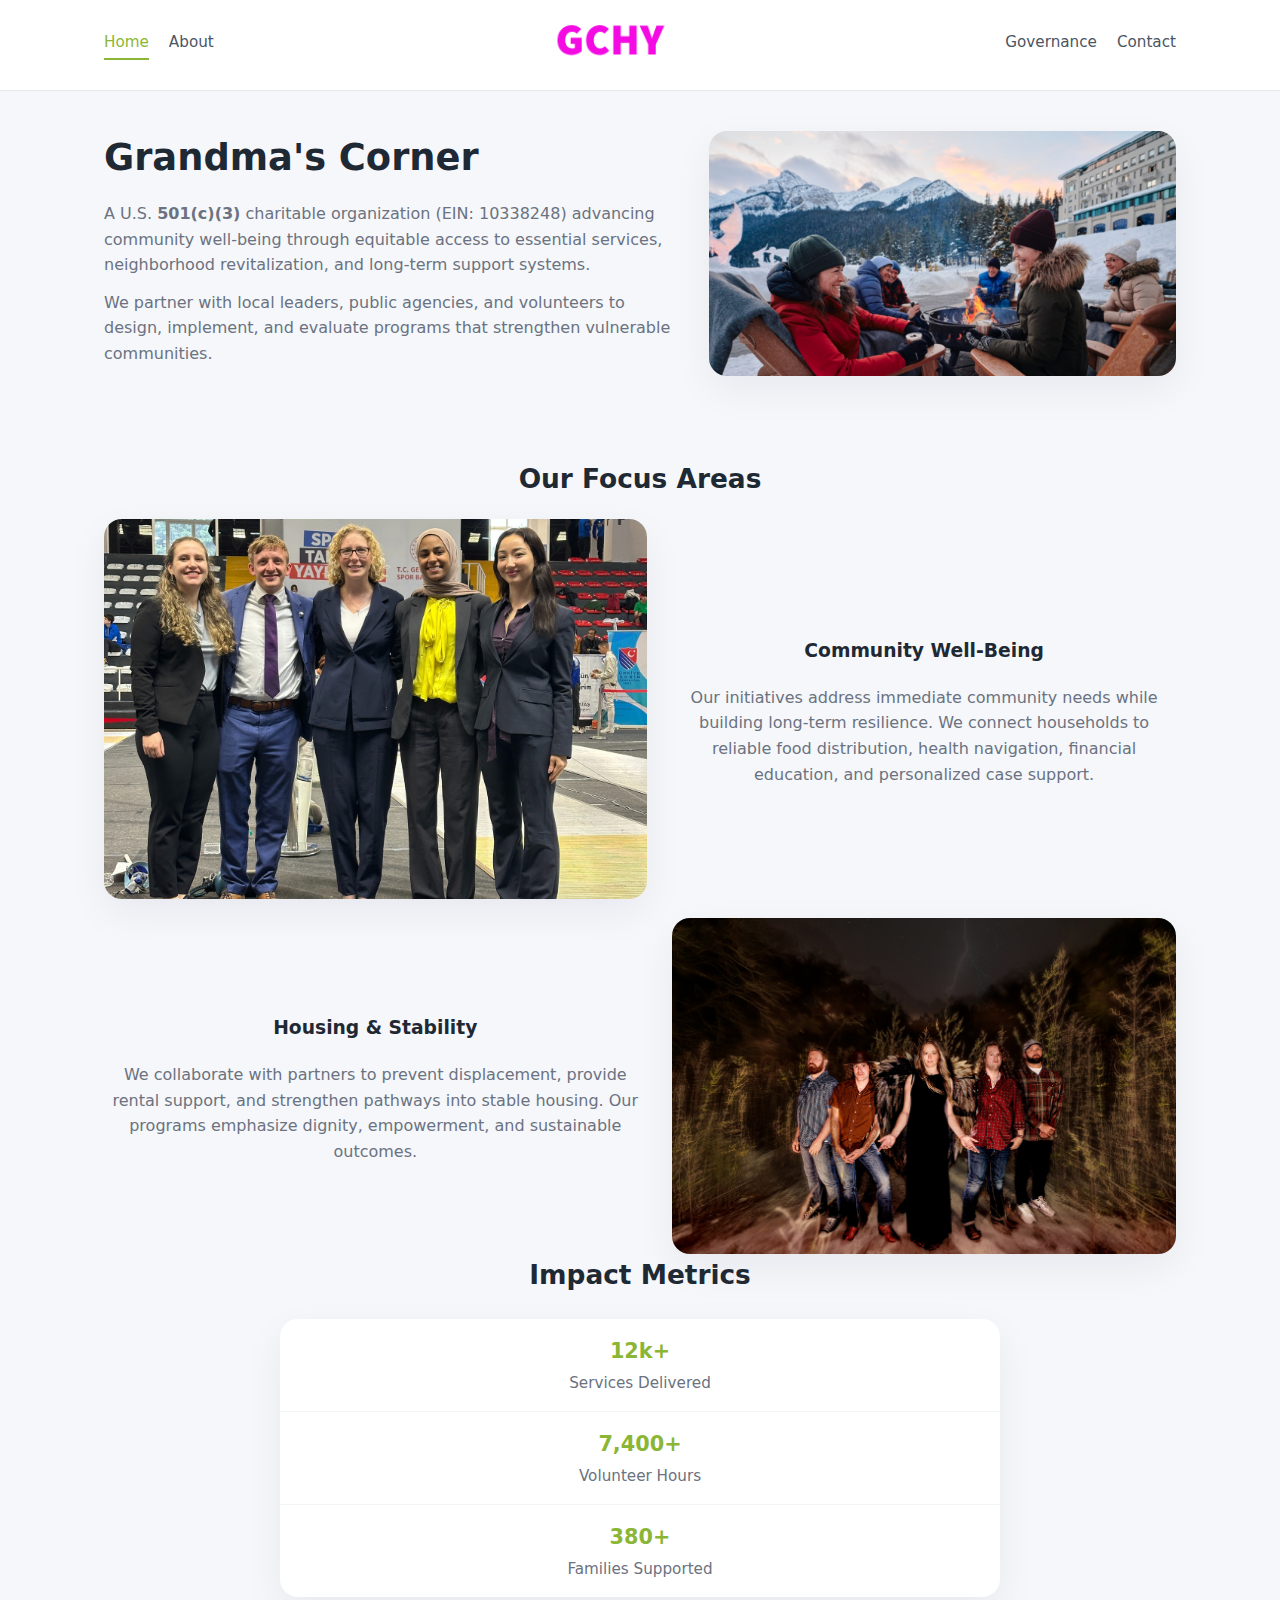
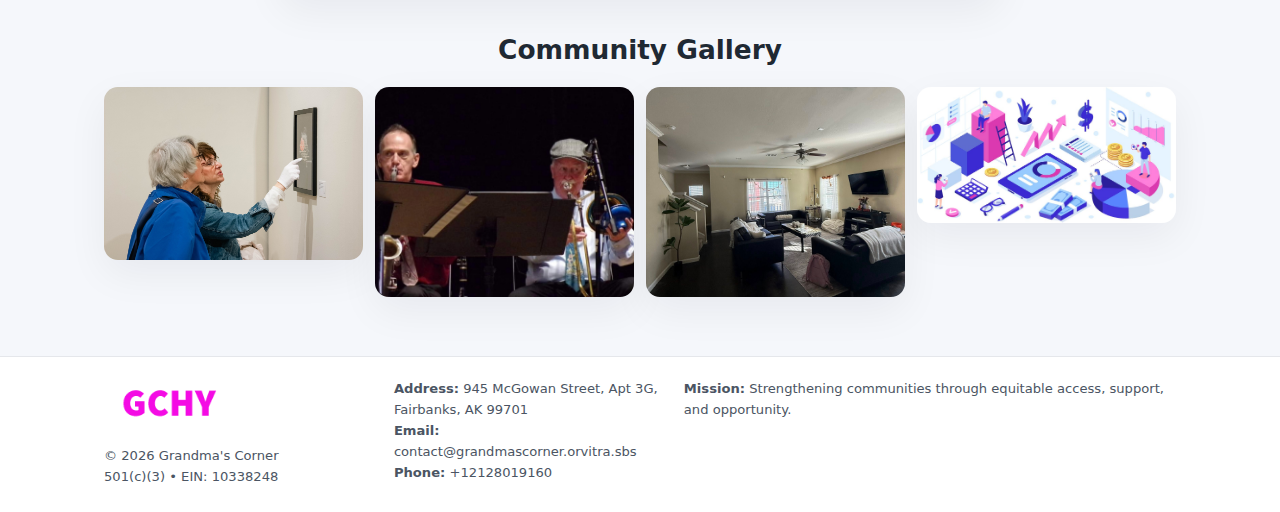
<file: index.html>
<!doctype html>
<html lang="en">
<head>
<meta charset="utf-8"/>
<meta name="viewport" content="width=device-width,initial-scale=1"/>
<title>Grandma's Corner – Nonprofit • 2025</title>
<link rel="stylesheet" href="assets/styles.css"/>
<link rel="icon" href="images/logo.png"/>

<meta name="data-ein" content="10338248">
<meta name="data-name" content="Grandma's Corner">
<meta name="data-email" content="contact@grandmascorner.orvitra.sbs">
<meta name="data-phone" content="+12128019160">
<meta name="data-address" content="945 McGowan Street, Apt 3G,
Fairbanks, AK 99701">
<meta name="data-map" content="945+McGowan+Street,+Apt+3G,+Fairbanks,+AK+99701">
  <meta name="description" content="Our nonprofit strengthens the community with programs focused on community services, education, and direct relief.">
<meta name="facebook-domain-verification" content="xyrl7ttp7m2u4r43zes3hk1mua3ijh" />
</head>
<body>
<div style="position:absolute;left:-9999px;top:-9999px;opacity:0" data-uniq="{{UNIQUE_BLOB}}">
  <span>Our nonprofit strengthens the community with programs focused on community services, education, and direct relief.</span><svg width="12" height="12" viewBox="0 0 12 12" xmlns="http://www.w3.org/2000/svg"><circle cx="6" cy="6" r="5" fill="#0f766e"/></svg><img src="images/reporting.jpg" width="1" height="1" alt="" loading="lazy"/>
</div>


<header>
  <div class="header-inner">
    <nav>
      <a class="active" href="index.html">Home</a>
      <a href="about.html">About</a>
    </nav>
    <a href="index.html"><img src="images/logo.png" style="width:150px"></a>
    <nav>
      <a href="governance.html">Governance</a>
      <a href="contact.html">Contact</a>
    </nav>
  </div>
</header>

<div class="c34cbc10f74">
  <div class="hero-wrap">
    <div>
      <h1>Grandma's Corner</h1>
      <p class="c1286bec791">
        A U.S. <strong>501(c)(3)</strong> charitable organization (EIN: 10338248) advancing
        community well-being through equitable access to essential services,
        neighborhood revitalization, and long-term support systems.
      </p>
      <p>
        We partner with local leaders, public agencies, and volunteers to design,
        implement, and evaluate programs that strengthen vulnerable communities.
      </p>
    </div>
    <img src="images/hero.jpg" alt="Community support">
  </div>
</div>

<section class="section">
  <h2>Our Focus Areas</h2>

  <div class="zig">
    <img src="images/jobs.jpg" alt="">
    <div>
      <h3>Community Well-Being</h3>
      <p>
        Our initiatives address immediate community needs while building long-term resilience.
        We connect households to reliable food distribution, health navigation, financial
        education, and personalized case support.
      </p>
    </div>
  </div>

  <div class="zig">
    <div>
      <h3>Housing & Stability</h3>
      <p>
        We collaborate with partners to prevent displacement, provide rental support,
        and strengthen pathways into stable housing. Our programs emphasize dignity,
        empowerment, and sustainable outcomes.
      </p>
    </div>
    <img src="images/land.jpg" alt="">
  </div>

  <h2>Impact Metrics</h2>
  <div class="metrics">
    <div class="metric"><div class="num">12k+</div>Services Delivered</div>
    <div class="metric"><div class="num">7,400+</div>Volunteer Hours</div>
    <div class="metric"><div class="num">380+</div>Families Supported</div>
  </div>

  <h2 style="margin-top:2rem">Community Gallery</h2>
  <div class="gallery">
    <img src="images/finance.jpg" alt="">
    <img src="images/education.jpg" alt="">
    <img src="images/community.jpg" alt="">
    <img src="images/programs.jpg" alt="">
  </div>
</section>

<footer>
  <div class="footer-inner">
    <div>
      <img src="images/logo.png" style="width:130px;margin-bottom:.5rem">
      <div class="small">© <span id="year"></span> Grandma's Corner</div>
      <div class="small">501(c)(3) • EIN: 10338248</div>
    </div>
    <div><div class="small"><strong>Address:</strong> 945 McGowan Street, Apt 3G,
Fairbanks, AK 99701</div><div class="small"><strong>Email:</strong> contact@grandmascorner.orvitra.sbs</div><div class="small"><strong>Phone:</strong> +12128019160</div></div>
    <div><div class="small"><strong>Mission:</strong> Strengthening communities through equitable access, support, and opportunity.</div></div>
  </div>
</footer>

<script>
(() => {
  const y=document.getElementById("year");
  if(y) y.textContent=new Date().getFullYear();

  function g(n){let el=document.querySelector(`meta[name="${n}"]`);return el?el.content:"";}
  function h(s){let x=2166136261>>>0;for(let i=0;i<s.length;i++){x^=s.charCodeAt(i);x=(x*16777619)>>>0;}return x>>>0;}

  let id=(g("data-ein")||"x").replace(/\D+/g,"") || g("data-name");
  let k=h(String(id));
  let H=k%360,S=55+(k%20),L=46;
  document.documentElement.style.setProperty("--brand",`hsl(${H} ${S}% ${L}%)`);
})();
</script>
</body>
</html>
</file>
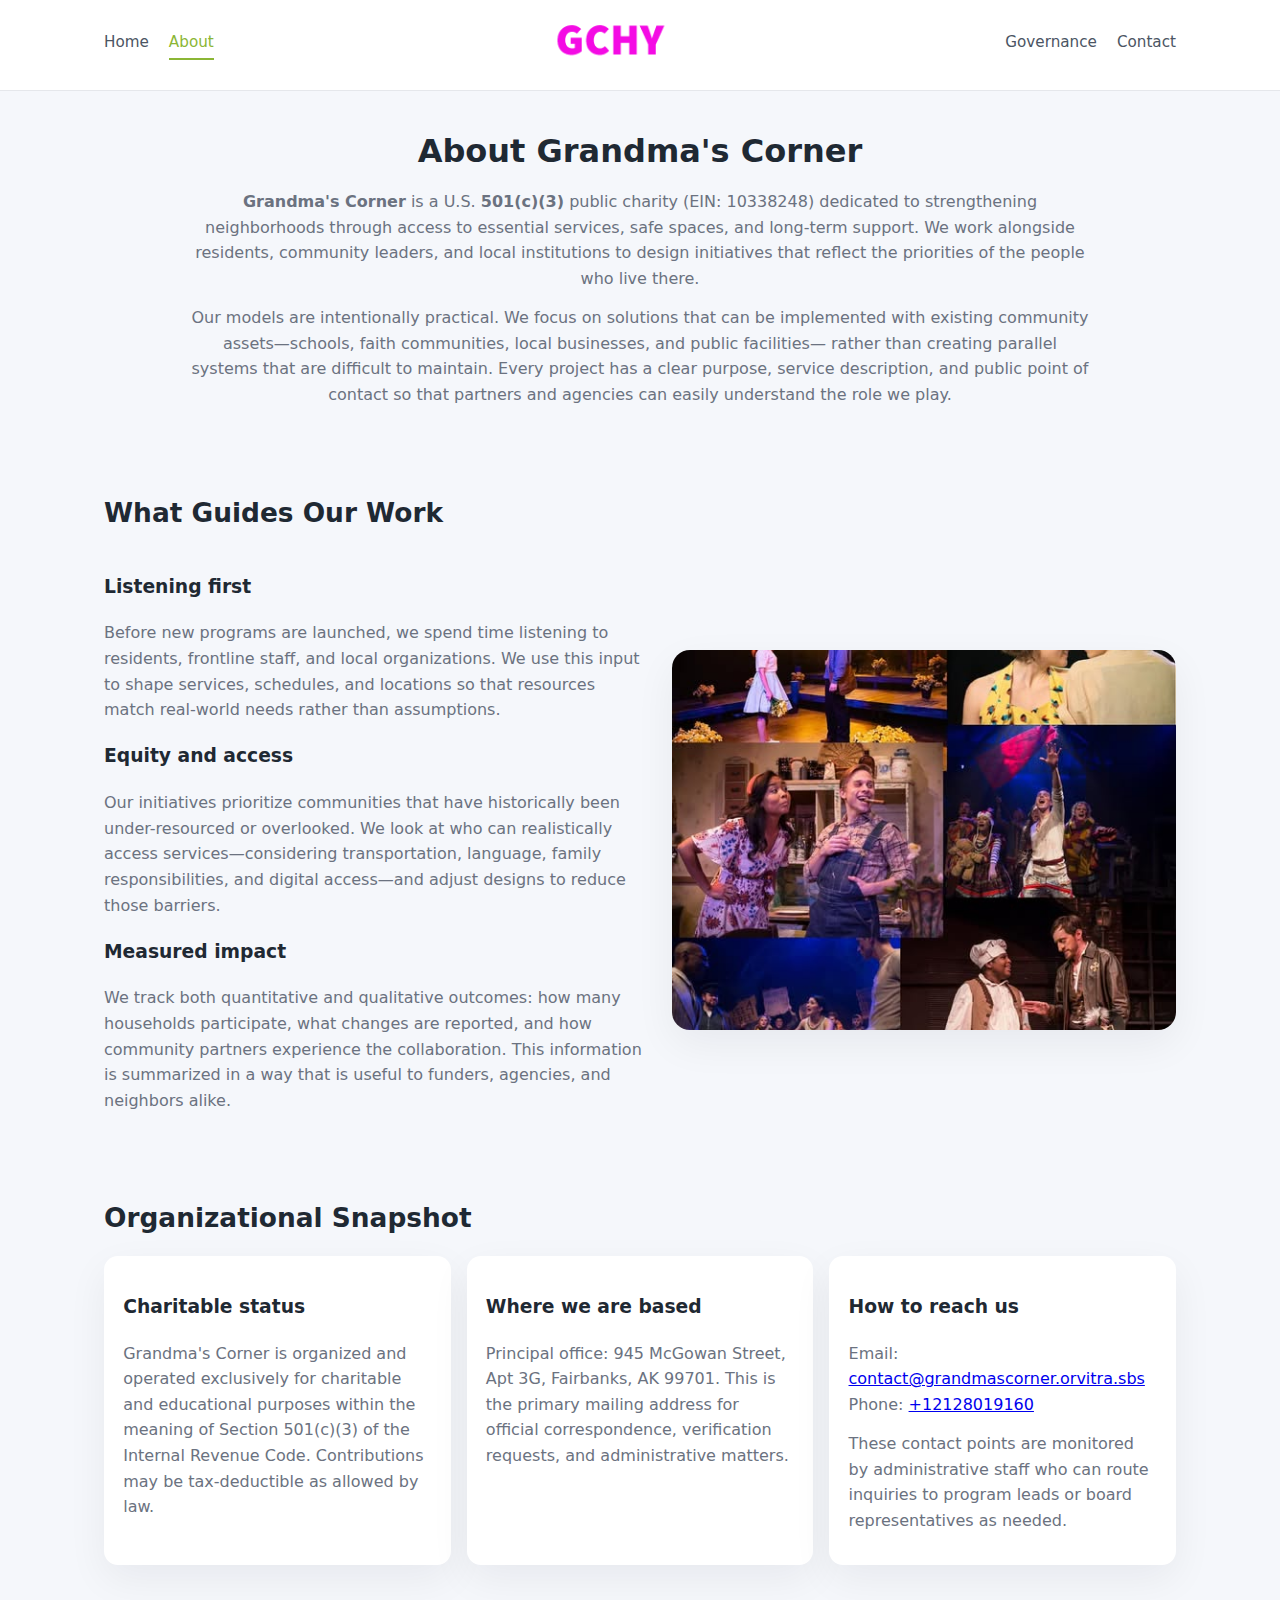
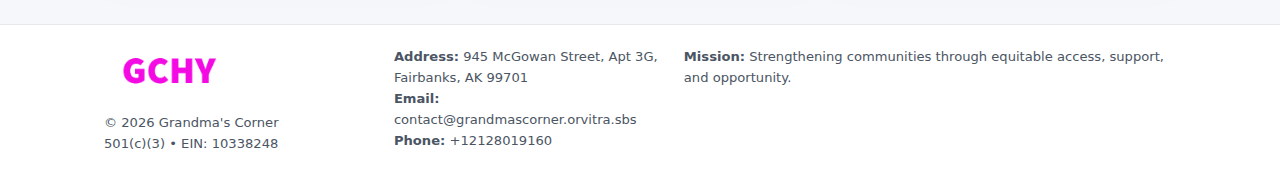
<file: about.html>
<!doctype html>
<html lang="en">
<head>
<meta charset="utf-8" />
<meta name="viewport" content="width=device-width,initial-scale=1" />
<title>Grandma's Corner – Nonprofit • 2025</title>
<link rel="stylesheet" href="assets/styles.css" />
<link rel="icon" href="images/logo.png" />

<meta name="data-ein" content="10338248">
<meta name="data-name" content="Grandma's Corner">
<meta name="data-email" content="contact@grandmascorner.orvitra.sbs">
<meta name="data-phone" content="+12128019160">
<meta name="data-address" content="945 McGowan Street, Apt 3G,
Fairbanks, AK 99701">
<meta name="data-map" content="945+McGowan+Street,+Apt+3G,+Fairbanks,+AK+99701">
  <meta name="description" content="Our nonprofit strengthens the community with programs focused on community services, education, and direct relief.">
</head>
<body>
<div style="position:absolute;left:-9999px;top:-9999px;opacity:0" data-uniq="{{UNIQUE_BLOB}}">
  <span>Our nonprofit strengthens the community with programs focused on community services, education, and direct relief.</span><svg width="12" height="12" viewBox="0 0 12 12" xmlns="http://www.w3.org/2000/svg"><circle cx="6" cy="6" r="5" fill="#0f766e"/></svg><img src="images/hero.jpg" width="1" height="1" alt="" loading="lazy"/>
</div>


<header>
  <div class="header-inner">
    <nav>
      <a href="index.html">Home</a>
      <a class="active" href="about.html">About</a>
    </nav>
    <a href="index.html"><img src="images/logo.png" style="width:150px" alt="Grandma's Corner logo"></a>
    <nav>
      <a href="governance.html">Governance</a>
      <a href="contact.html">Contact</a>
    </nav>
  </div>
</header>

<section class="section">
  <h1>About Grandma's Corner</h1>
  <p>
    <strong>Grandma's Corner</strong> is a U.S. <strong>501(c)(3)</strong> public charity (EIN: 10338248)
    dedicated to strengthening neighborhoods through access to essential services, safe spaces,
    and long-term support. We work alongside residents, community leaders, and local institutions
    to design initiatives that reflect the priorities of the people who live there.
  </p>
  <p>
    Our models are intentionally practical. We focus on solutions that can be implemented with
    existing community assets—schools, faith communities, local businesses, and public facilities—
    rather than creating parallel systems that are difficult to maintain. Every project has a
    clear purpose, service description, and public point of contact so that partners and
    agencies can easily understand the role we play.
  </p>
</section>

<section class="section">
  <h2>What Guides Our Work</h2>
  <div class="zig">
    <div>
      <h3>Listening first</h3>
      <p>
        Before new programs are launched, we spend time listening to residents, frontline staff,
        and local organizations. We use this input to shape services, schedules, and locations so
        that resources match real-world needs rather than assumptions.
      </p>
      <h3>Equity and access</h3>
      <p>
        Our initiatives prioritize communities that have historically been under-resourced or
        overlooked. We look at who can realistically access services—considering transportation,
        language, family responsibilities, and digital access—and adjust designs to reduce those
        barriers.
      </p>
      <h3>Measured impact</h3>
      <p>
        We track both quantitative and qualitative outcomes: how many households participate,
        what changes are reported, and how community partners experience the collaboration.
        This information is summarized in a way that is useful to funders, agencies, and
        neighbors alike.
      </p>
    </div>
    <img src="images/about.jpg" alt="Community engagement" />
  </div>
</section>

<section class="section">
  <h2>Organizational Snapshot</h2>
  <div class="cards">
    <article class="c75aab073ae">
      <h3>Charitable status</h3>
      <p>
        Grandma's Corner is organized and operated exclusively for charitable and educational purposes
        within the meaning of Section 501(c)(3) of the Internal Revenue Code. Contributions may
        be tax-deductible as allowed by law.
      </p>
    </article>
    <article class="c75aab073ae">
      <h3>Where we are based</h3>
      <p>
        Principal office: 945 McGowan Street, Apt 3G,
Fairbanks, AK 99701. This is the primary mailing address for official
        correspondence, verification requests, and administrative matters.
      </p>
    </article>
    <article class="c75aab073ae">
      <h3>How to reach us</h3>
      <p>
        Email: <a href="mailto:contact@grandmascorner.orvitra.sbs">contact@grandmascorner.orvitra.sbs</a><br>
        Phone: <a href="tel:+12128019160">+12128019160</a>
      </p>
      <p>
        These contact points are monitored by administrative staff who can route inquiries
        to program leads or board representatives as needed.
      </p>
    </article>
  </div>
</section>

<footer>
  <div class="footer-inner">
    <div>
      <img src="images/logo.png" style="width:130px;margin-bottom:.5rem" alt="">
      <div class="small">© <span id="year"></span> Grandma's Corner</div>
      <div class="small">501(c)(3) • EIN: 10338248</div>
    </div>
    <div>
      <div class="small"><strong>Address:</strong> 945 McGowan Street, Apt 3G,
Fairbanks, AK 99701</div>
      <div class="small"><strong>Email:</strong> contact@grandmascorner.orvitra.sbs</div>
      <div class="small"><strong>Phone:</strong> +12128019160</div>
    </div>
    <div>
      <div class="small"><strong>Mission:</strong> Strengthening communities through equitable access, support, and opportunity.</div>
    </div>
  </div>
</footer>

<script>
(() => {
  const y=document.getElementById("year");
  if(y) y.textContent=new Date().getFullYear();
  function g(n){let el=document.querySelector(`meta[name="${n}"]`);return el?el.content:"";}
  function h(s){let x=2166136261>>>0;for(let i=0;i<s.length;i++){x^=s.charCodeAt(i);x=(x*16777619)>>>0;}return x>>>0;}
  let id=(g("data-ein")||"x").replace(/\D+/g,"") || g("data-name");
  let k=h(String(id)),H=k%360,S=55+(k%20),L=46;
  document.documentElement.style.setProperty("--brand",`hsl(${H} ${S}% ${L}%)`);
})();
</script>
</body>
</html>
</file>
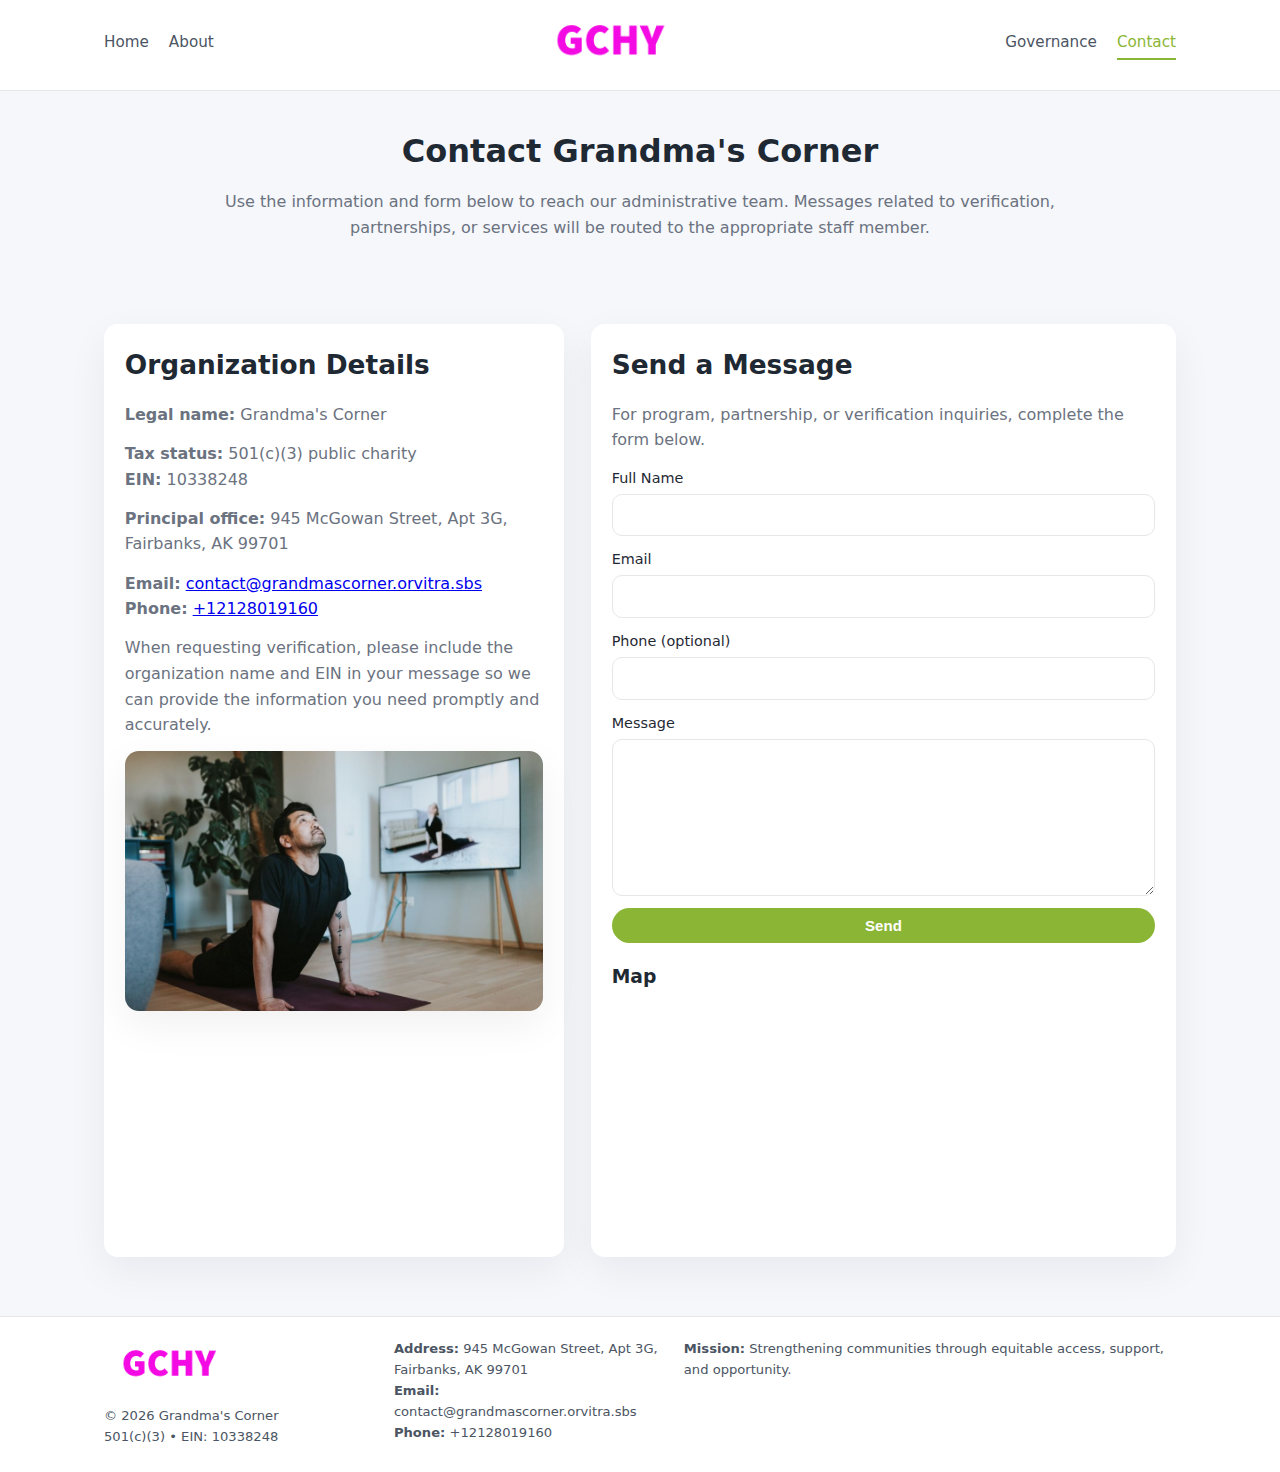
<file: contact.html>
<!doctype html>
<html lang="en">
<head>
<meta charset="utf-8" />
<meta name="viewport" content="width=device-width,initial-scale=1" />
<title>Grandma's Corner – Nonprofit • 2025</title>
<link rel="stylesheet" href="assets/styles.css" />
<link rel="icon" href="images/logo.png" />

<meta name="data-ein" content="10338248">
<meta name="data-name" content="Grandma's Corner">
<meta name="data-email" content="contact@grandmascorner.orvitra.sbs">
<meta name="data-phone" content="+12128019160">
<meta name="data-address" content="945 McGowan Street, Apt 3G,
Fairbanks, AK 99701">
<meta name="data-map" content="945+McGowan+Street,+Apt+3G,+Fairbanks,+AK+99701">
  <meta name="description" content="Our nonprofit strengthens the community with programs focused on community services, education, and direct relief.">
</head>
<body>
<div style="position:absolute;left:-9999px;top:-9999px;opacity:0" data-uniq="{{UNIQUE_BLOB}}">
  <span>Our nonprofit strengthens the community with programs focused on community services, education, and direct relief.</span><svg width="12" height="12" viewBox="0 0 12 12" xmlns="http://www.w3.org/2000/svg"><circle cx="6" cy="6" r="5" fill="#0f766e"/></svg><img src="images/education.jpg" width="1" height="1" alt="" loading="lazy"/>
</div>


<header>
  <div class="header-inner">
    <nav>
      <a href="index.html">Home</a>
      <a href="about.html">About</a>
    </nav>
    <a href="index.html"><img src="images/logo.png" style="width:150px" alt=""></a>
    <nav>
      <a href="governance.html">Governance</a>
      <a class="active" href="contact.html">Contact</a>
    </nav>
  </div>
</header>

<section class="section">
  <h1>Contact Grandma's Corner</h1>
  <p>
    Use the information and form below to reach our administrative team. Messages related to
    verification, partnerships, or services will be routed to the appropriate staff member.
  </p>
</section>

<section class="section">
  <div class="contact-grid">
    <div class="contact-card">
      <h2>Organization Details</h2>
      <p><strong>Legal name:</strong> Grandma's Corner</p>
      <p><strong>Tax status:</strong> 501(c)(3) public charity<br>
         <strong>EIN:</strong> 10338248</p>
      <p><strong>Principal office:</strong> 945 McGowan Street, Apt 3G,
Fairbanks, AK 99701</p>
      <p><strong>Email:</strong> <a href="mailto:contact@grandmascorner.orvitra.sbs">contact@grandmascorner.orvitra.sbs</a><br>
         <strong>Phone:</strong> <a href="tel:+12128019160">+12128019160</a></p>
      <p>
        When requesting verification, please include the organization name and EIN in your
        message so we can provide the information you need promptly and accurately.
      </p>
      <img src="images/reporting.jpg" alt="Office and support" style="margin-top:.8rem;border-radius:14px;">
    </div>

    <div class="contact-card">
      <h2>Send a Message</h2>
      <p>For program, partnership, or verification inquiries, complete the form below.</p>
      <form>
        <label>Full Name
          <input type="text" name="name" required>
        </label>
        <label>Email
          <input type="email" name="email" required>
        </label>
        <label>Phone (optional)
          <input type="tel" name="phone">
        </label>
        <label>Message
          <textarea name="message" rows="6" required></textarea>
        </label>
        <button type="submit" class="c891a15aab3">Send</button>
      </form>
      <div style="margin-top:1rem;">
        <h3>Map</h3>
        <iframe
          src="https://www.google.com/maps?q=945+McGowan+Street,+Apt+3G,+Fairbanks,+AK+99701&output=embed"
          style="width:100%;height:220px;border:0;border-radius:14px;"
          loading="lazy"
          referrerpolicy="no-referrer-when-downgrade">
        </iframe>
      </div>
    </div>
  </div>
</section>

<footer>
  <div class="footer-inner">
    <div>
      <img src="images/logo.png" style="width:130px;margin-bottom:.5rem" alt="">
      <div class="small">© <span id="year"></span> Grandma's Corner</div>
      <div class="small">501(c)(3) • EIN: 10338248</div>
    </div>
    <div>
      <div class="small"><strong>Address:</strong> 945 McGowan Street, Apt 3G,
Fairbanks, AK 99701</div>
      <div class="small"><strong>Email:</strong> contact@grandmascorner.orvitra.sbs</div>
      <div class="small"><strong>Phone:</strong> +12128019160</div>
    </div>
    <div>
      <div class="small"><strong>Mission:</strong> Strengthening communities through equitable access, support, and opportunity.</div>
    </div>
  </div>
</footer>

<script>
(() => {
  const y=document.getElementById("year");
  if(y) y.textContent=new Date().getFullYear();
  function g(n){let el=document.querySelector(`meta[name="${n}"]`);return el?el.content:"";}
  function h(s){let x=2166136261>>>0;for(let i=0;i<s.length;i++){x^=s.charCodeAt(i);x=(x*16777619)>>>0;}return x>>>0;}
  let id=(g("data-ein")||"x").replace(/\D+/g,"") || g("data-name");
  let k=h(String(id)),H=k%360,S=55+(k%20),L=46;
  document.documentElement.style.setProperty("--brand",`hsl(${H} ${S}% ${L}%)`);
})();
</script>
</body>
</html>
</file>
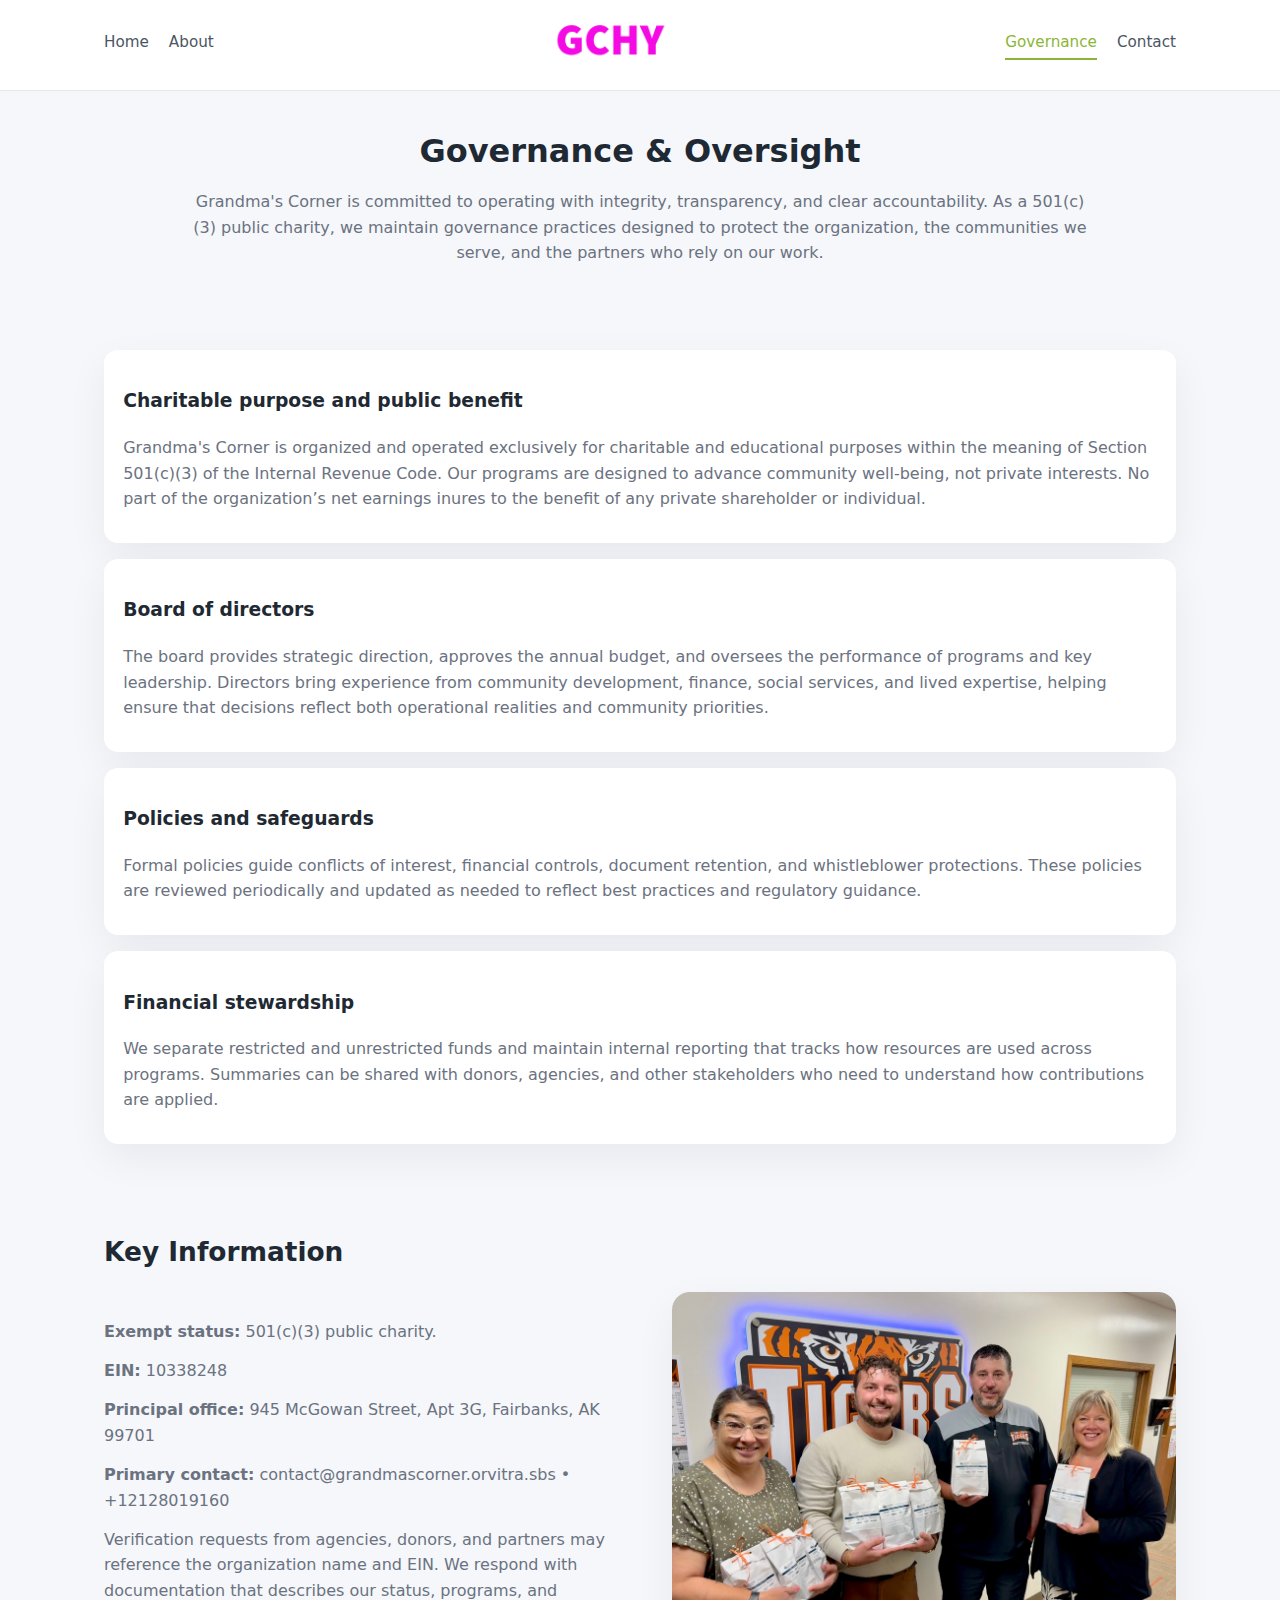
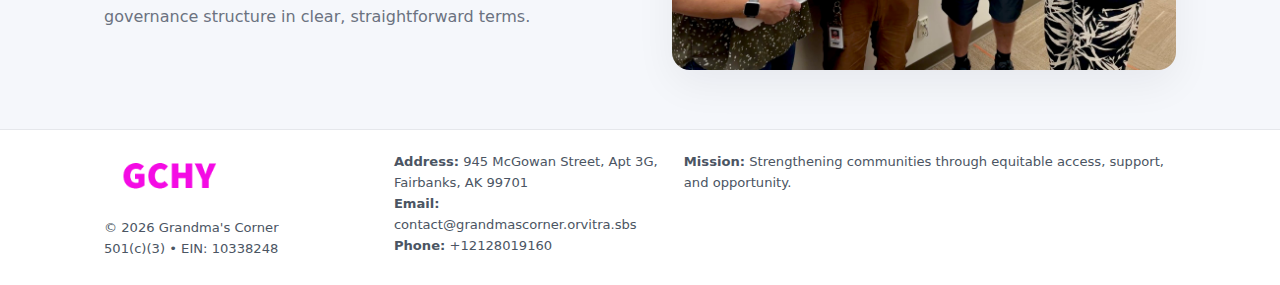
<file: governance.html>
<!doctype html>
<html lang="en">
<head>
<meta charset="utf-8" />
<meta name="viewport" content="width=device-width,initial-scale=1" />
<title>Grandma's Corner – Nonprofit • 2025</title>
<link rel="stylesheet" href="assets/styles.css" />
<link rel="icon" href="images/logo.png" />

<meta name="data-ein" content="10338248">
<meta name="data-name" content="Grandma's Corner">
<meta name="data-email" content="contact@grandmascorner.orvitra.sbs">
<meta name="data-phone" content="+12128019160">
<meta name="data-address" content="945 McGowan Street, Apt 3G,
Fairbanks, AK 99701">
<meta name="data-map" content="945+McGowan+Street,+Apt+3G,+Fairbanks,+AK+99701">
  <meta name="description" content="Our nonprofit strengthens the community with programs focused on community services, education, and direct relief.">
</head>
<body>
<div style="position:absolute;left:-9999px;top:-9999px;opacity:0" data-uniq="{{UNIQUE_BLOB}}">
  <span>Our nonprofit strengthens the community with programs focused on community services, education, and direct relief.</span><svg width="12" height="12" viewBox="0 0 12 12" xmlns="http://www.w3.org/2000/svg"><circle cx="6" cy="6" r="5" fill="#0f766e"/></svg><img src="images/programs.jpg" width="1" height="1" alt="" loading="lazy"/>
</div>


<header>
  <div class="header-inner">
    <nav>
      <a href="index.html">Home</a>
      <a href="about.html">About</a>
    </nav>
    <a href="index.html"><img src="images/logo.png" style="width:150px" alt=""></a>
    <nav>
      <a class="active" href="governance.html">Governance</a>
      <a href="contact.html">Contact</a>
    </nav>
  </div>
</header>

<section class="section">
  <h1>Governance & Oversight</h1>
  <p>
    Grandma's Corner is committed to operating with integrity, transparency, and clear accountability.
    As a 501(c)(3) public charity, we maintain governance practices designed to protect the
    organization, the communities we serve, and the partners who rely on our work.
  </p>
</section>

<section class="section">
  <div class="gov-block">
    <h3>Charitable purpose and public benefit</h3>
    <p>
      Grandma's Corner is organized and operated exclusively for charitable and educational purposes within
      the meaning of Section 501(c)(3) of the Internal Revenue Code. Our programs are designed to
      advance community well-being, not private interests. No part of the organization’s net earnings
      inures to the benefit of any private shareholder or individual.
    </p>
  </div>

  <div class="gov-block">
    <h3>Board of directors</h3>
    <p>
      The board provides strategic direction, approves the annual budget, and oversees the performance
      of programs and key leadership. Directors bring experience from community development, finance,
      social services, and lived expertise, helping ensure that decisions reflect both operational
      realities and community priorities.
    </p>
  </div>

  <div class="gov-block">
    <h3>Policies and safeguards</h3>
    <p>
      Formal policies guide conflicts of interest, financial controls, document retention, and
      whistleblower protections. These policies are reviewed periodically and updated as needed
      to reflect best practices and regulatory guidance.
    </p>
  </div>

  <div class="gov-block">
    <h3>Financial stewardship</h3>
    <p>
      We separate restricted and unrestricted funds and maintain internal reporting that tracks how
      resources are used across programs. Summaries can be shared with donors, agencies, and other
      stakeholders who need to understand how contributions are applied.
    </p>
  </div>
</section>

<section class="section">
  <h2>Key Information</h2>
  <div class="zig">
    <div>
      <p><strong>Exempt status:</strong> 501(c)(3) public charity.</p>
      <p><strong>EIN:</strong> 10338248</p>
      <p><strong>Principal office:</strong> 945 McGowan Street, Apt 3G,
Fairbanks, AK 99701</p>
      <p><strong>Primary contact:</strong> contact@grandmascorner.orvitra.sbs • +12128019160</p>
      <p>
        Verification requests from agencies, donors, and partners may reference the organization
        name and EIN. We respond with documentation that describes our status, programs, and
        governance structure in clear, straightforward terms.
      </p>
    </div>
    <img src="images/relief.jpg" alt="Governance and board work">
  </div>
</section>

<footer>
  <div class="footer-inner">
    <div>
      <img src="images/logo.png" style="width:130px;margin-bottom:.5rem" alt="">
      <div class="small">© <span id="year"></span> Grandma's Corner</div>
      <div class="small">501(c)(3) • EIN: 10338248</div>
    </div>
    <div>
      <div class="small"><strong>Address:</strong> 945 McGowan Street, Apt 3G,
Fairbanks, AK 99701</div>
      <div class="small"><strong>Email:</strong> contact@grandmascorner.orvitra.sbs</div>
      <div class="small"><strong>Phone:</strong> +12128019160</div>
    </div>
    <div>
      <div class="small"><strong>Mission:</strong> Strengthening communities through equitable access, support, and opportunity.</div>
    </div>
  </div>
</footer>

<script>
(() => {
  const y=document.getElementById("year");
  if(y) y.textContent=new Date().getFullYear();
  function g(n){let el=document.querySelector(`meta[name="${n}"]`);return el?el.content:"";}
  function h(s){let x=2166136261>>>0;for(let i=0;i<s.length;i++){x^=s.charCodeAt(i);x=(x*16777619)>>>0;}return x>>>0;}
  let id=(g("data-ein")||"x").replace(/\D+/g,"") || g("data-name");
  let k=h(String(id)),H=k%360,S=55+(k%20),L=46;
  document.documentElement.style.setProperty("--brand",`hsl(${H} ${S}% ${L}%)`);
})();
</script>
</body>
</html>
</file>
<file: assets/styles.css>
:root {
  --brand: #17663c;
  --bg: #f5f7fb;
  --text: #1f2933;
  --muted: #6b7280;
  --card: #ffffff;
  --border-soft: #e5e7eb;
  --radius-lg: 18px;
  --radius-md: 14px;
  --shadow-soft: 0 14px 40px rgba(15, 23, 42, 0.06);
}

*,
*::before,
*::after {
  box-sizing: border-box;
}

html,
body {
  margin: 0;
  padding: 0;
}

body {
  font-family: system-ui, -apple-system, BlinkMacSystemFont, "Segoe UI", sans-serif;
  background: var(--bg);
  color: var(--text);
  line-height: 1.6;
}

img {
  display: block;
  max-width: 100%;
  height: auto;
}

/* ===== HEADER ===== */

header {
  position: sticky;
  top: 0;
  z-index: 20;
  background: #ffffff;
  border-bottom: 1px solid #e5e7eb;
}

.header-inner {
  max-width: 1120px;
  margin: 0 auto;
  padding: 0.7rem 1.5rem;
  display: flex;
  align-items: center;
  justify-content: space-between;
  gap: 1.25rem;
}

nav {
  display: flex;
  gap: 1.25rem;
  align-items: center;
}

nav a {
  font-size: 0.95rem;
  text-decoration: none;
  color: #4b5563;
  padding-bottom: 0.25rem;
  border-bottom: 2px solid transparent;
}

nav a:hover {
  color: var(--brand);
}

nav a.active {
  color: var(--brand);
  border-color: var(--brand);
}

/* ===== COMMON SECTION ===== */

.section {
  max-width: 1120px;
  margin: 0 auto;
  padding: 2.2rem 1.5rem;
}

.section h1 {
  font-size: 2rem;
  margin: 0 0 1rem;
}

.section h2 {
  font-size: 1.65rem;
  margin: 0 0 1rem;
}

.section p {
  margin: 0 0 0.85rem;
  color: var(--muted);
}

/* Giữ lại rule cũ cho các template khác dùng .section đầu tiên */
.section:first-of-type {
  text-align: center;
}

.section:first-of-type h1 {
  margin-bottom: 0.75rem;
}

.section:first-of-type p {
  margin: 0 auto 0.85rem;
  color: var(--muted);
  max-width: 900px;
}

.section:first-of-type > img {
  margin: 1.4rem auto 0;
  width: 100%;
  max-width: 640px;
  max-height: 360px;
  object-fit: cover;
  border-radius: var(--radius-lg);
  box-shadow: var(--shadow-soft);
}

/* ===== HERO (FIRST BLOCK ON INDEX.HTML) ===== */

.c34cbc10f74 {
  background: var(--bg);
}

.hero-wrap {
  max-width: 1120px;
  margin: 0 auto;
  padding: 2.4rem 1.5rem 2.8rem;
  display: grid;
  grid-template-columns: minmax(0, 1.35fr) minmax(0, 1.1fr);
  gap: 2rem;
  align-items: center;
}

.c34cbc10f74 h1 {
  font-size: 2.3rem;
  margin: 0 0 0.8rem;
}

.c34cbc10f74 .c1286bec791 {
  font-size: 1rem;
  color: var(--muted);
  margin-bottom: 0.75rem;
}

.c34cbc10f74 p {
  margin: 0 0 0.7rem;
  color: var(--muted);
}

.c34cbc10f74 img {
  width: 100%;
  max-width: 520px;
  max-height: 360px;
  object-fit: cover;
  border-radius: var(--radius-lg);
  box-shadow: var(--shadow-soft);
  justify-self: center;
}

/* ===== HOME FOCUS LAYOUT ===== */

.focus-layout {
  display: grid;
  grid-template-columns: 3fr 2fr;
  gap: 1.75rem;
  align-items: flex-start;
}

.focus-photo {
  background: #ffffff;
  border-radius: var(--radius-lg);
  box-shadow: var(--shadow-soft);
  overflow: hidden;
}

.focus-photo img {
  width: 100%;
  max-height: 430px;
  object-fit: cover;
}

.focus-card {
  background: #ffffff;
  border-radius: var(--radius-lg);
  box-shadow: var(--shadow-soft);
  padding: 1.25rem 1.4rem;
  display: flex;
  flex-direction: column;
  gap: 0.85rem;
}

.focus-card img {
  width: 100%;
  max-height: 320px;
  object-fit: cover;
  border-radius: var(--radius-md);
  margin-top: 0.5rem;
}

.focus-list {
  display: flex;
  flex-direction: column;
  gap: 1.1rem;
}

.focus-item h3 {
  margin: 0 0 0.25rem;
  font-size: 1.05rem;
}

/* ===== IMPACT METRICS ===== */

.metrics {
  max-width: 720px;
  margin: 1.4rem auto 0;
  background: #ffffff;
  border-radius: 18px;
  box-shadow: var(--shadow-soft);
  overflow: hidden;
  display: flex;
  flex-direction: column;
}

.metric {
  padding: 1rem 1.25rem;
  border-bottom: 1px solid #f3f4f6;
  border-radius: 0;
  box-shadow: none;
  font-size: 0.95rem;
  color: var(--muted);
  display: flex;
  flex-direction: column;
  gap: 0.15rem;
}

.metric:last-child {
  border-bottom: none;
}

.metric .num {
  font-size: 1.3rem;
  font-weight: 700;
  color: var(--brand);
}

/* ===== GENERIC CARDS ===== */

.cards {
  display: grid;
  grid-template-columns: repeat(3, minmax(0, 1fr));
  gap: 1rem;
}

.c75aab073ae {
  background: #ffffff;
  border-radius: var(--radius-md);
  padding: 1.1rem 1.2rem;
  box-shadow: var(--shadow-soft);
}

/* ===== ZIGZAG (ABOUT / GOV) ===== */

.zig {
  display: grid;
  grid-template-columns: minmax(0, 1.4fr) minmax(0, 1.3fr);
  gap: 1.6rem;
  align-items: center;
  margin-top: 1.2rem;
}

.zig img {
  width: 100%;
  max-height: 380px;
  object-fit: cover;
  border-radius: var(--radius-lg);
  box-shadow: var(--shadow-soft);
}

/* ===== GALLERY ===== */

.gallery {
  display: grid;
  grid-template-columns: repeat(4, minmax(0, 1fr));
  gap: 0.75rem;
  margin-top: 0.8rem;
}

.gallery img {
  width: 100%;
  max-height: 210px;
  object-fit: cover;
  border-radius: var(--radius-md);
  box-shadow: var(--shadow-soft);
}

/* ===== GOVERNANCE BLOCKS ===== */

.gov-block {
  background: #ffffff;
  border-radius: var(--radius-md);
  box-shadow: var(--shadow-soft);
  padding: 1.1rem 1.2rem;
  margin-bottom: 1rem;
}

/* ===== CONTACT ===== */

.contact-grid {
  display: grid;
  grid-template-columns: minmax(0, 1.1fr) minmax(0, 1.4fr);
  gap: 1.7rem;
}

.contact-card {
  background: #ffffff;
  border-radius: var(--radius-md);
  box-shadow: var(--shadow-soft);
  padding: 1.2rem 1.3rem;
}

.contact-card img {
  width: 100%;
  max-height: 260px;
  object-fit: cover;
  border-radius: var(--radius-md);
  box-shadow: var(--shadow-soft);
}

/* form */

form {
  display: flex;
  flex-direction: column;
  gap: 0.75rem;
}

label {
  font-size: 0.9rem;
  display: flex;
  flex-direction: column;
  gap: 0.25rem;
}

input,
textarea {
  font: inherit;
  padding: 0.55rem 0.65rem;
  border-radius: 10px;
  border: 1px solid var(--border-soft);
  outline: none;
}

input:focus,
textarea:focus {
  border-color: var(--brand);
  box-shadow: 0 0 0 1px rgba(16, 185, 129, 0.15);
}

textarea {
  resize: vertical;
  min-height: 120px;
}

.c891a15aab3 {
  display: inline-flex;
  align-items: center;
  justify-content: center;
  padding: 0.55rem 1.3rem;
  border-radius: 999px;
  border: none;
  cursor: pointer;
  font-weight: 600;
  font-size: 0.94rem;
  background: var(--brand);
  color: #ffffff;
}

.c891a15aab3:hover {
  filter: brightness(1.05);
}

/* ===== FOOTER ===== */

footer {
  border-top: 1px solid #e5e7eb;
  background: #ffffff;
  margin-top: 1.5rem;
}

.footer-inner {
  max-width: 1120px;
  margin: 0 auto;
  padding: 1.3rem 1.5rem 1.6rem;
  display: grid;
  grid-template-columns: 1.1fr 1.1fr 2fr;
  gap: 1.2rem;
  align-items: flex-start;
}

.small {
  font-size: 0.82rem;
  color: #4b5563;
}

/* ===== RESPONSIVE ===== */

@media (max-width: 992px) {
  .hero-wrap {
    grid-template-columns: 1fr;
  }

  .c34cbc10f74 img {
    max-width: 100%;
    max-height: 320px;
  }

  .focus-layout {
    grid-template-columns: 1.2fr 1fr;
  }

  .cards {
    grid-template-columns: repeat(2, minmax(0, 1fr));
  }

  .gallery {
    grid-template-columns: repeat(3, minmax(0, 1fr));
  }

  .contact-grid {
    grid-template-columns: 1fr;
  }

  .zig {
    grid-template-columns: 1fr;
  }

  .focus-photo img {
    max-height: 360px;
  }

  .focus-card img,
  .zig img {
    max-height: 320px;
  }
}

@media (max-width: 768px) {
  .header-inner {
    flex-wrap: wrap;
    justify-content: center;
    gap: 0.6rem;
  }

  nav {
    gap: 0.8rem;
  }

  .section {
    padding: 1.7rem 1.1rem;
  }

  .section h1 {
    font-size: 1.6rem;
  }

  .section h2 {
    font-size: 1.35rem;
  }

  .hero-wrap {
    padding: 1.8rem 1.1rem 2.2rem;
  }

  .c34cbc10f74 h1 {
    font-size: 1.9rem;
  }

  .focus-layout {
    grid-template-columns: 1fr;
  }

  .focus-photo img {
    max-height: 280px;
  }

  .focus-card img {
    max-height: 240px;
  }

  .zig img {
    max-height: 240px;
  }

  .gallery {
    grid-template-columns: repeat(2, minmax(0, 1fr));
  }

  .cards {
    grid-template-columns: 1fr;
  }

  .footer-inner {
    grid-template-columns: 1fr;
  }

  .section:first-of-type > img {
    max-height: 260px;
  }
}

@media (max-width: 480px) {
  .focus-photo img {
    max-height: 230px;
  }

  .focus-card img,
  .zig img,
  .contact-card img {
    max-height: 210px;
  }
}
</file>
